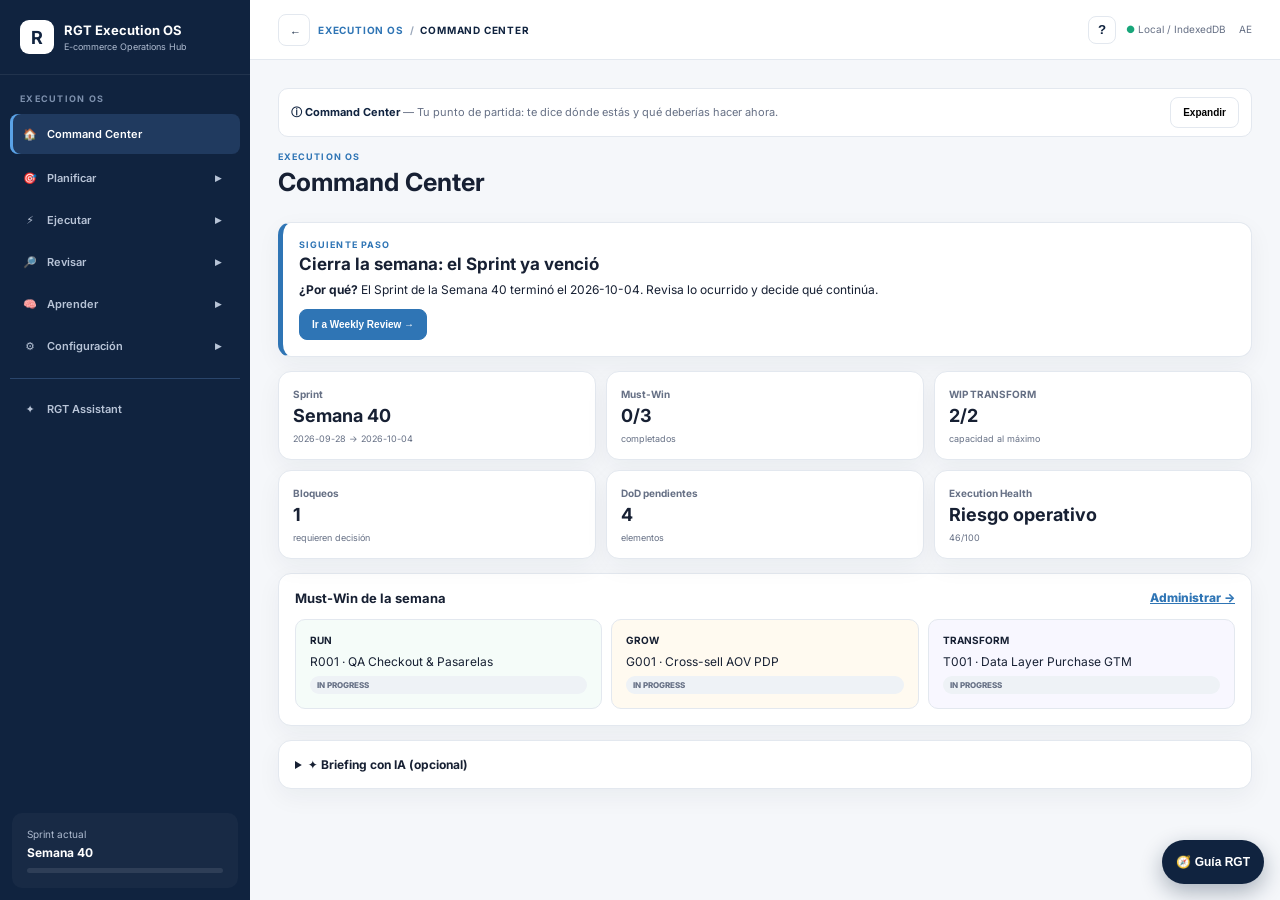
<file: index.html>
<!doctype html><html lang="es"><head><meta charset="utf-8"><meta name="viewport" content="width=device-width,initial-scale=1"><meta name="theme-color" content="#10233F"><title>RGT Execution OS</title><link rel="stylesheet" href="css/app.css"></head><body>
<div class="shell"><aside id="sidebar"><div class="brand"><b>R</b><div><strong>RGT Execution OS</strong><small>E-commerce Operations Hub</small></div></div>
<nav id="nav" aria-label="Navegación principal"></nav>
<footer><small>Sprint actual</small><strong id="sprint">—</strong><div class="bar"><i id="progress"></i></div></footer></aside>
<div id="nav-backdrop" aria-hidden="true"></div>
<main><header><button id="menu" aria-label="Abrir menú" aria-expanded="false" aria-controls="sidebar">☰</button><nav id="crumb" aria-label="Ruta de navegación"></nav><button id="guide" class="guide-header-btn" title="Guía de esta vista" aria-label="Abrir la guía de esta vista">?</button><span class="connection">● Local / IndexedDB　 AE</span></header><section id="view" tabindex="-1"></section></main></div>
<script src="config.js"></script><script type="module" src="js/app.js"></script></body></html>
</file>
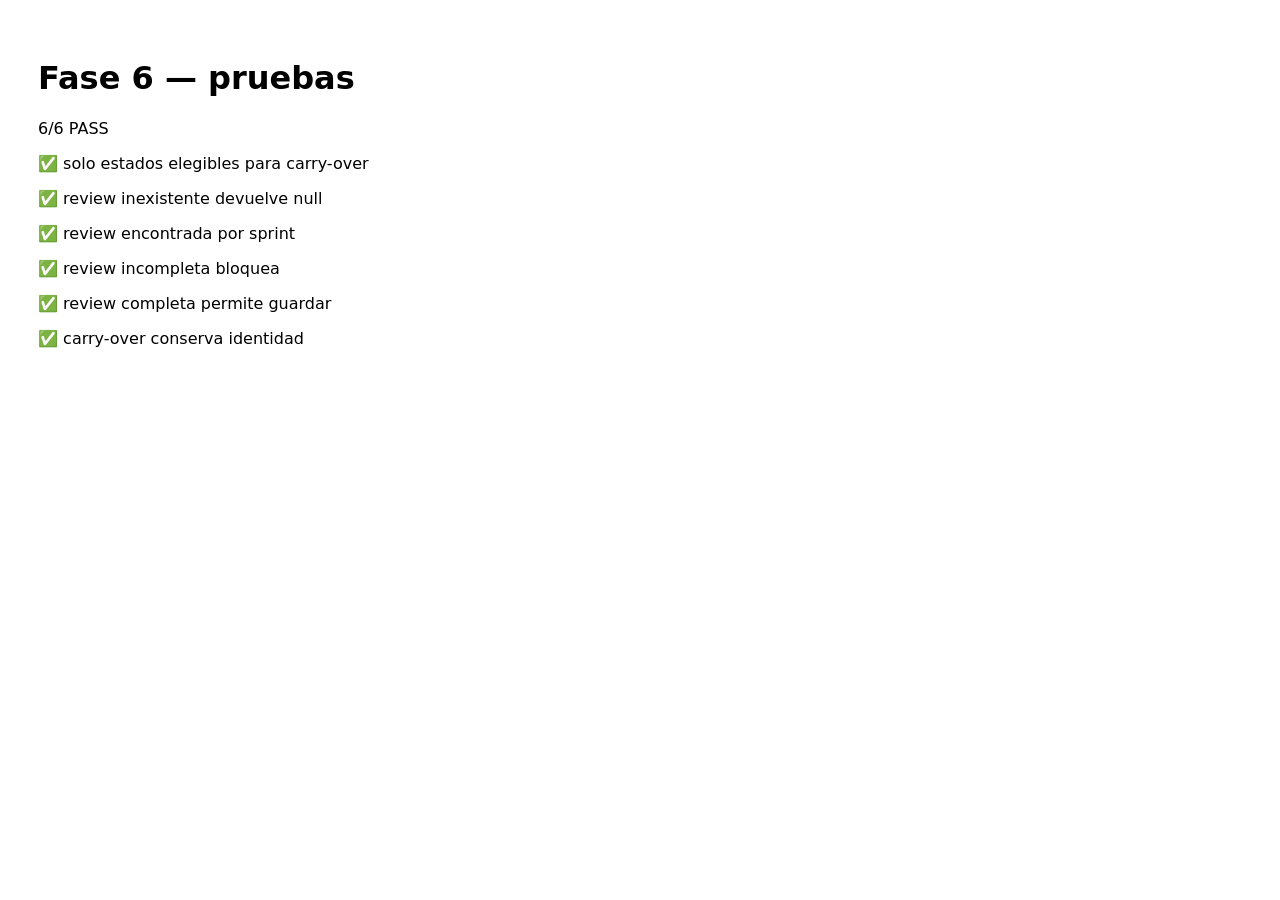
<file: tests/index.html>
<!doctype html><html lang="es"><head><meta charset="utf-8"><title>RGT Execution OS — Browser Test Suite</title></head><body style="font-family:system-ui;padding:30px"><h1>RGT Execution OS — pruebas</h1><p>Ejecutando suites de Fases 1–9 en navegador…</p><script type="module" src="smoke-tests.js"></script><script type="module" src="phase3-tests.js"></script><script type="module" src="phase4-tests.js"></script><script type="module" src="phase5-tests.js"></script><script type="module" src="phase6-tests.js"></script><script type="module" src="phase7-tests.js"></script><script type="module" src="phase8-tests.js"></script><script type="module" src="phase9-tests.js"></script></body></html>
</file>
<file: css/app.css>
@import url('https://fonts.googleapis.com/css2?family=Inter:wght@400;500;600;700;800&family=JetBrains+Mono:wght@500;600&display=swap');
:root{--navy:#10233F;--ink:#172033;--muted:#667085;--line:#E3E8EF;--bg:#F5F7FA;--run:#18A67A;--grow:#F59E0B;--tr:#6757D9;--danger:#D94A4A;--shadow:0 8px 25px #10233f0d}*{box-sizing:border-box}body{margin:0;background:var(--bg);color:var(--ink);font:12px Inter,system-ui}.shell{min-height:100vh;display:flex}#sidebar{width:250px;position:fixed;inset:0 auto 0 0;background:var(--navy);color:#fff;display:flex;flex-direction:column}.brand{padding:20px;display:flex;gap:10px;border-bottom:1px solid #ffffff12;align-items:center}.brand b{background:white;color:var(--navy);width:34px;height:34px;border-radius:9px;display:grid;place-items:center;font-size:18px}.brand strong,.brand small{display:block}.brand strong{font-size:13px}.brand small{font-size:9px;color:#aebbd0;margin-top:3px}nav{padding:15px 10px;display:grid;gap:4px}nav button{border:0;background:transparent;color:#b8c4d7;text-align:left;padding:11px;border-radius:8px;font-weight:600;font-size:11px}nav button:hover,nav button.active{background:#203a5f;color:#fff}footer{margin-top:auto;padding:15px;background:#ffffff08;margin:12px;border-radius:10px}footer small{color:#aebbd0;display:block}footer strong{display:block;margin:5px 0 8px}.bar{height:5px;background:#ffffff18;border-radius:10px}.bar i{display:block;height:100%;width:0;background:#42d4aa;border-radius:10px}main{margin-left:250px;flex:1;min-width:0}header{height:60px;background:#fff;border-bottom:1px solid var(--line);display:flex;align-items:center;justify-content:space-between;padding:0 28px;position:sticky;top:0;z-index:5}header button{display:none;border:0;background:none}.connection{color:var(--muted);font-size:10px}.connection:first-letter{color:var(--run)}#view{padding:28px;max-width:1500px;margin:auto}.head{display:flex;justify-content:space-between;gap:20px;align-items:end;margin-bottom:20px}.eyebrow{font-size:9px;color:#2f75b5;font-weight:800;text-transform:uppercase;letter-spacing:.12em}.head h1{font-size:25px;margin:5px 0}.sub{color:var(--muted);font-size:11px}.btn{border:1px solid var(--line);background:white;border-radius:8px;padding:9px 12px;font-size:10px;font-weight:700}.primary{background:#2f75b5;color:white;border-color:#2f75b5}.dark{background:var(--navy);color:white;border-color:var(--navy)}.kpis{display:grid;grid-template-columns:repeat(6,1fr);gap:10px;margin-bottom:14px}.kpi,.panel{background:#fff;border:1px solid var(--line);border-radius:13px;box-shadow:var(--shadow)}.kpi{padding:14px}.kpi small{color:var(--muted);font-weight:700}.kpi strong{display:block;font-size:19px;margin-top:7px}.good strong{color:var(--run)}.warn strong{color:var(--grow)}.alert strong{color:var(--danger)}.grid2{display:grid;grid-template-columns:1.3fr 1fr;gap:14px}.grid3{display:grid;grid-template-columns:repeat(3,1fr);gap:12px}.panel{padding:16px}.panel h2{font-size:13px;margin:0 0 13px}.battles{display:grid;grid-template-columns:repeat(3,1fr);gap:9px}.battle{padding:12px;border-radius:10px;border:1px solid var(--line)}.battle.run{background:#e5f7f0}.battle.grow{background:#fff3dc}.battle.transform{background:#ece9ff}.battle b{font-size:9px}.battle h3{font-size:11px;margin:7px 0}.battle p{font-size:9px;color:var(--muted);margin:0}.row{display:flex;justify-content:space-between;padding:9px 0;border-bottom:1px solid #eef1f5;font-size:10px}.row:last-child{border:0}.status{font-size:8px;font-weight:800;border-radius:99px;padding:4px 7px;background:#eef2f6}.active{background:#e5f7f0;color:#167c60}.blocked{background:#fceaea;color:#a73535}.ready{background:#edf4fc;color:#2a6294}.board{display:grid;grid-template-columns:repeat(3,1fr);gap:12px}.colhead{padding:11px;border-radius:11px 11px 0 0;font-weight:800}.run{background:#e5f7f0}.grow{background:#fff3dc}.transform{background:#ece9ff}.stack{background:#eef2f6;padding:8px;min-height:400px;border-radius:0 0 11px 11px}.card{background:white;border:1px solid var(--line);border-radius:9px;padding:10px;margin-bottom:7px}.card:last-child{margin:0}.card-id{font:8px "JetBrains Mono";color:#8993a2}.card h3{font-size:10px;margin:6px 0}.card p{font-size:9px;color:var(--muted);line-height:1.4;margin:0 0 8px}.cardfoot{display:flex;justify-content:space-between;font-size:8px;color:var(--muted)}table{width:100%;border-collapse:collapse}th,td{text-align:left;padding:10px;border-bottom:1px solid #eef1f5;font-size:10px}th{font-size:8px;color:var(--muted);text-transform:uppercase}.callout{margin-top:14px;padding:12px;border-radius:9px;background:#eef6fd;color:#3b5f7d;font-size:10px;line-height:1.5}.timer{text-align:center;padding:30px}.timer strong{display:block;font:700 48px "JetBrains Mono";margin:25px}.formgrid{display:grid;grid-template-columns:1fr 1fr;gap:10px}.field{display:grid;gap:5px}.field label{font-size:9px;font-weight:700}.field input,.field textarea{border:1px solid var(--line);border-radius:7px;padding:9px;background:#fff}.field.full{grid-column:1/-1}
@media(max-width:1100px){.kpis{grid-template-columns:repeat(3,1fr)}.grid2{grid-template-columns:1fr}}@media(max-width:800px){#sidebar{transform:translateX(-100%);transition:.2s}#sidebar.open{transform:none}main{margin:0}header button{display:block}.connection{display:none}#view{padding:18px 14px}.head{align-items:start;flex-direction:column}.kpis,.battles,.board,.grid3,.formgrid{grid-template-columns:1fr}}
.wip-chip{display:inline-block;padding:9px 11px;border:1px solid var(--line);background:#fff;border-radius:8px;color:var(--muted);font-size:9px}.wip-chip b{color:var(--tr);margin-left:4px}.wip-chip.wip-full{background:#fceaea;color:var(--danger);border-color:#f1c4c4}.wip-chip.wip-full b{color:var(--danger)}.board-help{padding:11px 13px;background:#fff;border:1px solid var(--line);border-radius:9px;margin-bottom:12px;color:var(--muted);font-size:9px}.stack.drag-over{outline:2px dashed #2f75b5;outline-offset:-3px;background:#eaf4fc}.empty-drop{min-height:80px;display:grid;place-items:center;color:#9aa5b5;font-size:9px;border:1px dashed #ccd4df;border-radius:8px}.card-top{display:flex;justify-content:space-between;align-items:center}.card-actions{margin-top:9px;padding-top:8px;border-top:1px solid #eef1f5}.card-actions label{display:flex;align-items:center;justify-content:space-between;color:var(--muted);font-size:8px;font-weight:700}.status-select{border:1px solid var(--line);border-radius:6px;padding:5px 7px;background:#fff;font-size:8px}.status.in-progress{background:#e5f7f0;color:#167c60}.status.backlog{background:#f0f2f5;color:#596273}.status.done{background:#e2f4e9;color:#26764d}.status.cancelled{background:#eceef2;color:#687386}.status.blocked{background:#fceaea;color:#a73535}.status.ready{background:#edf4fc;color:#2a6294}.status.dragging{opacity:.4}.toast{position:fixed;right:22px;bottom:22px;max-width:360px;padding:12px 15px;border-radius:9px;background:var(--navy);color:white;box-shadow:0 12px 30px #10233f33;font-size:10px;font-weight:600;z-index:99}.toast.error{background:#a73535}.toast.success{background:#167c60}.toast.info{background:#2f5f8c}
.card-open{border:0;background:none;color:#2f75b5;font-size:8px;font-weight:800;padding:0;cursor:pointer}.modal-backdrop{position:fixed;inset:0;background:#0c1b2bcc;z-index:100;display:grid;place-items:center;padding:20px}.modal{background:#fff;border-radius:15px;max-width:1100px;width:100%;max-height:92vh;overflow:auto;box-shadow:0 25px 80px #0005}.modal-head{padding:18px 20px;border-bottom:1px solid var(--line);display:flex;justify-content:space-between}.modal-head h2{margin:4px 0 8px;font-size:18px}.icon-btn{border:0;background:#f2f4f7;border-radius:8px;width:30px;height:30px;font-size:20px}.modal-grid{display:grid;grid-template-columns:1fr 290px;gap:0}.modal-grid>section{padding:18px 20px}.gate-panel{border-left:1px solid var(--line);background:#fafbfc;padding:18px}.tabs{display:flex;align-items:center;gap:12px;border-bottom:1px solid var(--line);margin-bottom:14px}.tab{border:0;background:none;padding:8px 0;border-bottom:2px solid #2f75b5;font-size:10px;font-weight:800}.tab-note{font-size:8px;color:var(--muted)}.gate{display:flex;justify-content:space-between;gap:10px;padding:10px;border-radius:8px;margin-top:12px;font-size:9px}.gate.pass{background:#e5f7f0;color:#167c60}.gate.fail{background:#fff3dc;color:#8a5b00}.gate-panel ul{margin:8px 0 14px;padding-left:18px;color:var(--muted);font-size:9px;line-height:1.6}.gate-meta{font-size:8px;color:var(--muted)}.subpanel{border-top:1px solid var(--line);margin-top:15px;padding-top:14px}.subpanel h3{font-size:10px;margin:0 0 8px}.check-row{display:flex;gap:8px;padding:7px 0;font-size:9px;border-bottom:1px solid #f0f2f5}.check-row input{accent-color:#2f75b5}.inline-add{display:flex;gap:7px;margin-top:8px}.inline-add input{flex:1;border:1px solid var(--line);border-radius:7px;padding:8px;font-size:9px}.evidence-row{display:flex;gap:10px;padding:7px 0;border-bottom:1px solid #f0f2f5;font-size:9px}.evidence-row a{color:#2f75b5;overflow:hidden;text-overflow:ellipsis}.modal-actions{display:flex;gap:7px;flex-wrap:wrap;margin-top:16px}.danger-btn{color:#a73535;border-color:#efcccc}@media(max-width:800px){.modal-grid{grid-template-columns:1fr}.gate-panel{border-left:0;border-top:1px solid var(--line)}.modal{max-height:96vh}.modal-grid>section{padding:14px}.modal-actions .btn{flex:1}}

.section-head{display:flex;justify-content:space-between;align-items:start;gap:12px}.mini{font-size:9px;color:var(--muted);margin-top:7px}.mw-card{padding:14px;border:1px solid var(--line);border-radius:10px}.mw-card>b{display:block;font-size:10px;margin-bottom:8px}.mw-card select{width:100%;border:1px solid var(--line);border-radius:7px;padding:8px;background:#fff;font-size:9px}.mw-card small{display:block;color:var(--muted);margin-top:7px;font-size:8px}.mw-card.run{background:#f5fcf9}.mw-card.grow{background:#fffaf0}.mw-card.transform{background:#f8f7ff}.danger-btn{background:#fff;color:#a73535}.panel>.modal-actions{justify-content:flex-end}
.focus-mode #sidebar{display:none}.focus-mode main{margin-left:0}.focus-mode header{display:none}.focus-mode #view{max-width:1100px;padding:50px 28px}.focus-mode .timer{min-height:70vh;display:flex;flex-direction:column;justify-content:center}.timer .modal-actions{justify-content:center}.timer strong{letter-spacing:.04em}.btn:disabled{opacity:.45;cursor:not-allowed}
.alert-card{border:1px solid var(--line,#d9e0ea);border-left:4px solid;padding:14px;margin:10px 0;border-radius:10px;background:#fff}.alert-card.blocker{border-left-color:#9b1c1c}.alert-card.warning{border-left-color:#b7791f}.alert-card.info{border-left-color:#3568a8}.alert-card h3{margin:5px 0}.alert-card p{margin:4px 0;color:#596579}.empty{padding:24px;text-align:center;color:#687386}
.health-hero{display:flex;justify-content:space-between;align-items:center;padding:20px;border:1px solid var(--line);border-radius:13px;background:#fff;margin-bottom:14px}.health-hero small{display:block;color:var(--muted);font-weight:700;text-transform:uppercase;letter-spacing:.08em}.health-hero strong{display:block;font-size:22px;margin-top:5px}.health-score{font:700 36px 'JetBrains Mono'}.health-score span{font-size:13px;color:var(--muted)}.health-hero.stable{border-left:5px solid var(--run)}.health-hero.attention{border-left:5px solid var(--grow)}.health-hero.at_risk{border-left:5px solid var(--danger)}.health-dimension .section-head b{font:700 12px 'JetBrains Mono'}.health-bar{height:8px;background:#edf0f4;border-radius:99px;overflow:hidden;margin:12px 0}.health-bar i{display:block;height:100%;background:var(--navy);border-radius:99px}.health-dimension p{font-size:9px;color:var(--muted);margin:0}.health-grid{grid-template-columns:repeat(2,1fr)}
@media(max-width:800px){.health-grid{grid-template-columns:1fr}.health-hero{align-items:flex-start}}
.backup-drop{display:flex;align-items:center;justify-content:center;min-height:110px;margin-top:14px;border:1px dashed #b8c4d7;border-radius:10px;background:#fafbfc;color:#2f75b5;font-size:10px;font-weight:800;cursor:pointer}.backup-drop input{display:none}.backup-valid{color:#167c60}.backup-invalid{color:#a73535}

.ai-settings .section-head{display:flex;justify-content:space-between;gap:18px;align-items:flex-start;margin-bottom:18px}.eyebrow{letter-spacing:.12em;font-weight:700}.ai-grid{display:grid;grid-template-columns:1fr 1fr;gap:16px}.ai-settings .card{padding:20px}.ai-settings label{display:block;margin:16px 0 7px;font-weight:700}.input-row{display:flex;gap:8px}.input-row input{flex:1}.ai-settings input,.ai-settings select{width:100%;box-sizing:border-box}.input-row input{width:auto}.actions{display:flex;flex-wrap:wrap;gap:8px;margin-top:18px}.ai-settings .primary,.ai-settings .secondary,.ai-settings .danger-btn{border:0;border-radius:8px;padding:10px 14px;cursor:pointer}.ai-settings .primary{background:#10233F;color:#fff}.ai-settings .secondary{background:#edf1f5}.ai-settings .danger-btn{background:#fff0f0;color:#a21c1c}.badge.ok{color:#176b3a;background:#eaf8ef}.badge.danger{color:#a21c1c;background:#fff0f0}.badge.muted{color:#687385;background:#eef1f5}.feedback{margin-top:12px;min-height:20px;font-size:13px}.feedback.success{color:#176b3a}.feedback.error{color:#a21c1c}.guard-list{padding-left:20px;line-height:1.8}.notice{margin-top:16px;padding:12px;border-radius:8px;background:#f5f7fa;font-size:13px;line-height:1.5}.tech-row{display:flex;justify-content:space-between;padding:9px 0;border-bottom:1px solid #edf0f3}.tech-row:last-child{border-bottom:0}.tech-row code{word-break:break-all}.ai-technical{margin-top:16px}@media(max-width:900px){.ai-grid{grid-template-columns:1fr}.ai-settings .section-head{flex-direction:column}}
.ai-copilot-modal{max-width:900px}.copilot-body{padding:20px}.copilot-label{display:block;font-weight:800;margin-bottom:7px}.copilot-body textarea{width:100%;box-sizing:border-box;border:1px solid var(--line);border-radius:9px;padding:12px;resize:vertical;font:inherit}.copilot-note,.copilot-warning{margin-top:10px;padding:10px 12px;border-radius:8px;background:#f5f7fa;color:var(--muted);font-size:10px;line-height:1.5}.copilot-loading,.copilot-error{margin-top:14px;padding:13px;border-radius:8px}.copilot-loading{background:#f5f7fa;color:var(--muted)}.copilot-error{background:#fff0f0;color:#a21c1c}.copilot-result{margin-top:18px;border:1px solid var(--line);border-radius:11px;padding:16px}.copilot-result-head{display:flex;justify-content:space-between;gap:12px;align-items:start;border-bottom:1px solid var(--line);padding-bottom:12px}.copilot-result-head h3{margin:4px 0 0;font-size:16px}.copilot-grid{display:grid;grid-template-columns:1fr 1fr;gap:12px;margin-top:14px}.copilot-grid>div{padding:10px;border:1px solid #edf0f4;border-radius:8px}.copilot-grid b{font-size:9px}.copilot-grid p{font-size:10px;line-height:1.45;margin:6px 0 0;color:var(--muted)}.copilot-questions{margin-top:14px;padding:11px;background:#fff8e8;border-radius:8px;color:#775b16;font-size:10px}.copilot-questions ul{margin:7px 0 0;padding-left:18px;line-height:1.5}.copilot-warning{background:#eef6fd;color:#3b5f7d}@media(max-width:800px){.copilot-grid{grid-template-columns:1fr}}

.assistant-panel{max-width:1100px}.assistant-prompts{display:flex;gap:8px;flex-wrap:wrap;margin-bottom:14px}.assistant-input{display:grid;grid-template-columns:1fr auto;gap:10px;align-items:end}.assistant-input textarea{width:100%;box-sizing:border-box;border:1px solid var(--line);border-radius:9px;padding:12px;resize:vertical;font:inherit}.assistant-loading,.assistant-error,.assistant-answer{margin-top:16px;padding:15px;border-radius:10px;border:1px solid var(--line)}.assistant-loading{background:#f5f7fa;color:var(--muted)}.assistant-error{background:#fff0f0;color:#a21c1c}.assistant-answer{background:#fbfcfe}.assistant-answer p{font-size:12px;line-height:1.6}.assistant-answer h3{font-size:10px;margin:16px 0 7px}.assistant-answer ul{padding-left:18px;font-size:10px;line-height:1.6}.assistant-answer small{display:block;margin-top:15px;color:var(--muted)}.assistant-answer-head{display:flex;justify-content:flex-end}.assistant-panel+.panel .grid3>div{padding:12px;border:1px solid var(--line);border-radius:9px}@media(max-width:700px){.assistant-input{grid-template-columns:1fr}.assistant-input .btn{width:100%}}
.assistant-proposal{margin-top:14px;padding:13px;border:1px solid #ead9a8;border-radius:9px;background:#fffaf0}.assistant-proposal p{font-size:10px;color:var(--muted);margin:7px 0}.badge.warn{color:#8a5b00;background:#fff3dc}
.home-brief{margin-bottom:14px}.home-brief .section-head{display:flex;justify-content:space-between;gap:15px;align-items:start}.home-brief h2{margin:3px 0 4px}.home-brief h3{font-size:10px;margin:14px 0 8px}.home-brief-empty,.home-brief-loading{padding:15px;margin-top:12px;border:1px dashed #ccd4df;border-radius:9px;color:var(--muted);font-size:10px}.brief-headline{margin-top:13px;padding:12px;border-radius:9px;background:#eef6fd;color:#294f70;font-size:11px}.brief-list{margin:0;padding-left:18px;color:var(--muted);font-size:9px;line-height:1.6}.home-brief button:disabled{opacity:.55;cursor:wait}
.guide-header-btn{display:grid!important;place-items:center;width:28px;height:28px;border:1px solid var(--line);border-radius:8px;background:#fff;color:var(--navy);font-weight:800;margin-left:auto;margin-right:10px}.academy-progress{display:flex;align-items:baseline;gap:6px;padding:10px 13px;border:1px solid var(--line);background:#fff;border-radius:10px}.academy-progress strong{font:700 18px 'JetBrains Mono'}.academy-progress span{font-size:9px;color:var(--muted)}.academy-intro{display:grid;grid-template-columns:1.3fr 1fr;gap:14px;margin-bottom:20px}.academy-intro p{color:var(--muted);line-height:1.6;margin:7px 0 0}.academy-rule{padding:14px;border-radius:10px;background:#eef6fd;color:#294f70}.academy-rule b,.academy-rule span{display:block}.academy-rule span{margin-top:6px;font-size:10px;line-height:1.5}.academy-module{margin:22px 0}.academy-module h2{margin:4px 0 12px}.academy-grid{display:grid;grid-template-columns:repeat(3,1fr);gap:12px}.academy-card{background:#fff;border:1px solid var(--line);border-radius:12px;padding:15px;box-shadow:var(--shadow)}.academy-card.done{border-left:4px solid var(--run)}.academy-card-top{display:flex;justify-content:space-between;font-size:8px;color:var(--muted)}.academy-card-top b{color:var(--run)}.academy-card h3{font-size:12px;margin:12px 0 7px}.academy-card p{font-size:9px;line-height:1.5;color:var(--muted);min-height:40px}.academy-card .btn{margin-top:7px}.academy-objective{padding:12px;border-radius:9px;background:#eef6fd;color:#294f70;font-size:10px}.academy-objective p{margin:6px 0 0;line-height:1.5}.academy-lesson{font-size:11px;line-height:1.7;color:#475467;margin:16px 0}.guide-grid{display:grid;grid-template-columns:repeat(3,1fr);gap:12px}.guide-grid>div{padding:13px;border:1px solid var(--line);border-radius:9px}.guide-grid b{font-size:9px}.guide-grid p{font-size:10px;line-height:1.6;color:var(--muted)}.link-btn{border:0;background:none;color:#2f75b5;font-weight:800;cursor:pointer;padding:0}@media(max-width:900px){.academy-intro,.academy-grid,.guide-grid{grid-template-columns:1fr}}

/* ===== Fase 1 — Learning & Guidance ===== */
.rgt-intro{margin:0 0 14px}.rgt-intro--expanded{background:#fff;border:1px solid var(--line);border-left:4px solid var(--navy);border-radius:12px;padding:16px 18px;box-shadow:var(--shadow)}
.rgt-intro-head{display:flex;justify-content:space-between;gap:12px;align-items:flex-start}.rgt-intro h2{margin:2px 0 8px;font-size:15px}.rgt-intro h4{margin:12px 0 4px;font-size:11px;letter-spacing:.04em;text-transform:uppercase;color:var(--muted)}
.rgt-intro p,.rgt-intro li{font-size:12px;line-height:1.5}.rgt-intro ul{margin:4px 0 4px 18px;padding:0}.rgt-lead{font-size:13px!important;font-weight:600}
.rgt-intro-tools{display:flex;gap:6px}.rgt-intro-actions{display:flex;gap:8px;flex-wrap:wrap;margin-top:12px}
.rgt-intro--minimized{display:flex;align-items:center;justify-content:space-between;gap:10px;padding:8px 12px;border:1px solid var(--line);border-radius:10px;background:#fff;font-size:11px;color:var(--muted)}.rgt-intro--minimized b{color:var(--navy)}
.rgt-intro--hidden{text-align:right}.rgt-intro-reopen{border:0;background:none;color:#2f75b5;font-size:11px;font-weight:700;cursor:pointer;padding:4px 2px}
.rgt-ex-good{color:#0b6b4d}.rgt-ex-bad{color:#9b1c1c}.rgt-ex p{margin:3px 0}.rgt-links{display:flex;gap:10px;flex-wrap:wrap}
.rgt-help{position:relative;display:inline-block;vertical-align:middle}.rgt-help-btn{width:18px;height:18px;border-radius:50%;border:1px solid #9fb0c6;background:#fff;color:var(--navy);font-size:11px;font-weight:800;line-height:1;cursor:pointer;padding:0;margin-left:4px}
.rgt-help-btn:focus-visible,.rgt-fab:focus-visible,#rgt-guide button:focus-visible,.rgt-intro button:focus-visible{outline:3px solid #2f75b5;outline-offset:2px}
.rgt-help-body{position:absolute;z-index:60;left:0;top:24px;width:min(320px,80vw);background:#fff;border:1px solid var(--line);border-radius:10px;box-shadow:0 12px 30px #10233f33;padding:12px;font-size:12px;font-weight:400;text-transform:none;letter-spacing:0;color:var(--ink)}
.rgt-help--inline .rgt-help-body{position:static;display:block;width:auto;margin-top:6px;box-shadow:none;background:#f7f9fc}.rgt-help-body[hidden]{display:none}
#rgt-guide{position:fixed;right:16px;bottom:16px;z-index:150;display:flex;flex-direction:column;align-items:flex-end;gap:10px;pointer-events:none}#rgt-guide>*{pointer-events:auto}
.rgt-fab{border:0;border-radius:999px;background:var(--navy);color:#fff;padding:10px 14px;font-size:12px;font-weight:700;cursor:pointer;box-shadow:0 8px 22px #10233f55;min-height:44px}.rgt-fab.is-min{width:44px;padding:0;font-size:18px}
.rgt-panel{width:min(380px,calc(100vw - 32px));max-height:min(70vh,560px);display:flex;flex-direction:column;background:#fff;border:1px solid var(--line);border-radius:14px;box-shadow:0 16px 40px #10233f44;overflow:hidden}
.rgt-panel-head{display:flex;justify-content:space-between;align-items:center;padding:10px 12px;background:var(--navy);color:#fff}.rgt-panel-head .icon-btn{color:#fff;border-color:#ffffff55}
.rgt-tabs{display:flex;border-bottom:1px solid var(--line)}.rgt-tabs button{flex:1;border:0;background:none;padding:9px;font-size:11px;font-weight:700;color:var(--muted);cursor:pointer}.rgt-tabs button.on{color:var(--navy);box-shadow:inset 0 -2px var(--navy)}
.rgt-panel-body{padding:12px 14px;overflow:auto;font-size:12px;line-height:1.5}.rgt-panel-body h4{margin:10px 0 3px;font-size:11px;color:var(--navy)}.rgt-panel-foot{padding:8px 14px;border-top:1px solid var(--line);display:flex;gap:12px;flex-wrap:wrap;font-size:10px}
.rgt-crumb{font-size:11px;color:var(--muted);margin-bottom:6px}.rgt-crumb b{color:var(--navy)}.rgt-route{display:flex;gap:10px;justify-content:space-between;align-items:flex-start;padding:10px 0;border-bottom:1px solid var(--line)}.rgt-route small{display:block;color:var(--muted)}
.rgt-tour{width:min(360px,calc(100vw - 32px));background:#fff;border:2px solid #2f75b5;border-radius:14px;box-shadow:0 16px 40px #10233f55;padding:12px 14px;z-index:200}.rgt-tour h3{margin:6px 0 4px;font-size:14px}.rgt-tour p{margin:4px 0;font-size:12px;line-height:1.5}
.rgt-tour-head{display:flex;justify-content:space-between;align-items:center;gap:8px}.rgt-tour-actions{display:flex;gap:6px;flex-wrap:wrap;margin-top:8px}.rgt-bar{height:4px;background:var(--line);border-radius:4px;margin:6px 0}.rgt-bar i{display:block;height:100%;background:#2f75b5;border-radius:4px}
.rgt-fb.ok{color:#0b6b4d;font-weight:700}.rgt-fb.bad{color:#9b1c1c}
.rgt-target-highlight{outline:3px solid #f59e0b!important;outline-offset:3px;border-radius:6px;transition:outline-color .2s}
@media(max-width:800px){#rgt-guide{right:10px;bottom:10px}.rgt-panel{max-height:60vh}}
@media(prefers-reduced-motion:reduce){.rgt-target-highlight{transition:none}}

/* ===== Fase 2 — Navegación ===== */
#sidebar nav#nav{overflow-y:auto;flex:1 1 auto;display:flex;flex-direction:column;gap:2px;padding:12px 10px}
.nav-title{font-size:9px;letter-spacing:.14em;color:#7d90ad;padding:6px 10px 8px;font-weight:700}
.nav-link{display:flex;align-items:center;gap:8px;color:#b8c4d7;text-decoration:none;padding:10px 11px;border-radius:8px;font-weight:600;font-size:11px;min-height:40px}
.nav-link:hover,.nav-link.active{background:#203a5f;color:#fff}.nav-link.active{box-shadow:inset 3px 0 #5aa2e6}
.nav-ico{width:18px;text-align:center}.nav-group-row{display:flex;align-items:stretch;gap:2px}.nav-group-link{flex:1}
.nav-chev{border:0;background:transparent;color:#b8c4d7;width:36px;border-radius:8px;cursor:pointer;font-size:12px}.nav-chev:hover{background:#203a5f;color:#fff}
.nav-sub{display:flex;flex-direction:column;gap:1px;margin:2px 0 6px 18px;padding-left:10px;border-left:1px solid #2a456b}.nav-sub[hidden]{display:none}
.nav-sub-link{padding:8px 10px;min-height:34px;font-weight:500}.nav-util{margin-top:10px;padding-top:10px;border-top:1px solid #2a456b}.nav-single{margin-bottom:2px}
#sidebar a:focus-visible,#sidebar button:focus-visible,#crumb a:focus-visible,.crumb-back:focus-visible{outline:3px solid #7fb8f0;outline-offset:2px}
header #crumb{display:flex;align-items:center;gap:8px;padding:0;min-width:0;flex:1}
header .crumb-back{display:inline-grid!important;place-items:center;width:32px;height:32px;border:1px solid var(--line);border-radius:8px;background:#fff;cursor:pointer;color:var(--navy);flex:none}
.crumb-list{display:flex;align-items:center;flex-wrap:wrap;gap:6px;list-style:none;margin:0;padding:0;font-size:10px;letter-spacing:.08em;text-transform:uppercase;font-weight:700;min-width:0}
.crumb-list a{color:#2f75b5;text-decoration:none}.crumb-list a:hover{text-decoration:underline}.crumb-list [aria-current]{color:var(--navy)}.crumb-sep{color:#9aa7ba}
#nav-backdrop{display:none}
@media(max-width:800px){#nav-backdrop.on{display:block;position:fixed;inset:0;background:#0c1b2b99;z-index:40}#sidebar{z-index:50;width:min(86vw,300px)}header #menu{display:inline-grid;place-items:center;width:40px;height:40px;font-size:18px}.crumb-list{font-size:9px}}
/* ===== Fase 2 — Vistas ===== */
.sr-only{position:absolute;width:1px;height:1px;overflow:hidden;clip:rect(0 0 0 0);white-space:nowrap}
.next-step{border-left:5px solid #2f75b5}.next-step h2{margin:4px 0 8px;font-size:17px}.next-step p{font-size:12px;margin:0 0 12px}
.cc-kpis{grid-template-columns:repeat(3,1fr)!important;margin-top:14px}.kpi-link{text-decoration:none;color:inherit;display:block}.kpi-link:hover{border-color:#2f75b5}.kpi-link strong{display:block;font-size:18px;margin:4px 0}
.cc-brief summary{cursor:pointer;font-weight:700}.group-cards{margin-top:14px}.group-card{display:block;text-decoration:none;color:inherit}.group-card:hover{border-color:#2f75b5}.group-card p{color:var(--muted);font-size:11px}
.filters{display:flex;gap:8px;flex-wrap:wrap;align-items:center;margin-bottom:12px}.filters input,.filters select{padding:8px;border:1px solid var(--line);border-radius:8px;font:inherit;background:#fff}
.table-wrap{overflow-x:auto}.table{width:100%;border-collapse:collapse;font-size:11px}.table th{text-align:left;color:var(--muted);font-size:10px;padding:8px;border-bottom:1px solid var(--line)}.table td{padding:8px;border-bottom:1px solid var(--line);vertical-align:middle}
.task-row{display:flex;justify-content:space-between;gap:12px;align-items:center;margin-bottom:8px}.task-row.is-blocked{border-left:4px solid var(--danger)}
.case-flow{list-style:none;padding:0;display:grid;gap:8px;margin:12px 0}.case-flow li{display:flex;flex-direction:column;padding:10px 12px;border:1px solid var(--line);border-radius:10px;background:#fff}.case-flow span{color:var(--muted)}
.pref-group{border:0;padding:0;margin:0 0 12px}.pref-group legend{font-weight:700;margin-bottom:6px}.course.soon{opacity:.7}.rgt-route.planned{opacity:.75}
@media(max-width:1100px){.cc-kpis{grid-template-columns:repeat(2,1fr)!important}}@media(max-width:800px){.cc-kpis{grid-template-columns:1fr!important}.task-row{flex-direction:column;align-items:flex-start}}
#view:focus{outline:none}
.academy-score{display:block;color:var(--muted);font-size:9px;margin:8px 0}.academy-example{padding:12px;border:1px solid var(--line);border-radius:9px;background:#fafafa;font-size:10px;line-height:1.6;margin:14px 0}.academy-example p{margin:5px 0 0}.academy-practice{margin-top:18px}.academy-section-title{display:flex;justify-content:space-between;gap:12px;align-items:baseline}.academy-section-title h3{margin:0}.academy-section-title span{font-size:9px;color:var(--muted)}.academy-question{border:1px solid var(--line);border-radius:10px;margin:12px 0;padding:12px}.academy-question legend{font-weight:800;font-size:10px;padding:0 5px}.academy-option{display:flex;gap:7px;align-items:flex-start;padding:8px;border-radius:7px;font-size:10px;cursor:pointer}.academy-option:hover{background:#f5f7fa}.academy-feedback{font-size:9px;line-height:1.5;margin-top:5px}.academy-correct{color:var(--run)}.academy-wrong{color:#b42318}.academy-result{margin-top:10px}.academy-pass,.academy-retry{padding:12px;border-radius:9px;border:1px solid var(--line);font-size:10px;line-height:1.5}.academy-pass{background:#eefaf3}.academy-retry{background:#fff6f5}.academy-pass p,.academy-retry p{margin:5px 0}.academy-modal .modal-actions{gap:8px}.academy-modal .academy-practice+.callout{margin-top:14px}

/* Simplificación de uso (Fase 16): continuar en un clic, menos bloques informativos */
.academy-continue{display:flex;align-items:center;justify-content:space-between;gap:12px;flex-wrap:wrap;padding:12px 14px;margin-bottom:12px;border:1px solid var(--line,#dbe3ee);border-left:4px solid #2f6fb0;border-radius:10px;background:#f4f8fd}
.academy-continue small{display:block;font-size:11px;text-transform:uppercase;letter-spacing:.04em;color:#5b6b80}
.academy-progress-row{display:flex;justify-content:space-between;align-items:baseline;gap:10px;margin-bottom:6px}
.academy-adaptive-stats{display:flex;gap:8px;align-items:center;flex-wrap:wrap;margin-top:10px;font-size:13px}
.academy-how{margin-top:10px;font-size:13px}.academy-how summary{cursor:pointer;color:#2f6fb0;font-weight:600}

/* Ruta Maestra con ejercicios (Fase 16) */
.rgt-ask{margin:8px 0 4px;color:#2f6fb0}
.rgt-exercise p{margin:4px 0}
.rgt-options{display:grid;gap:6px;margin:8px 0}
.rgt-option{text-align:left;white-space:normal;justify-content:flex-start}
.rgt-option.is-correct{border-color:#1f9d63;background:#e9f7f0}
</file>
